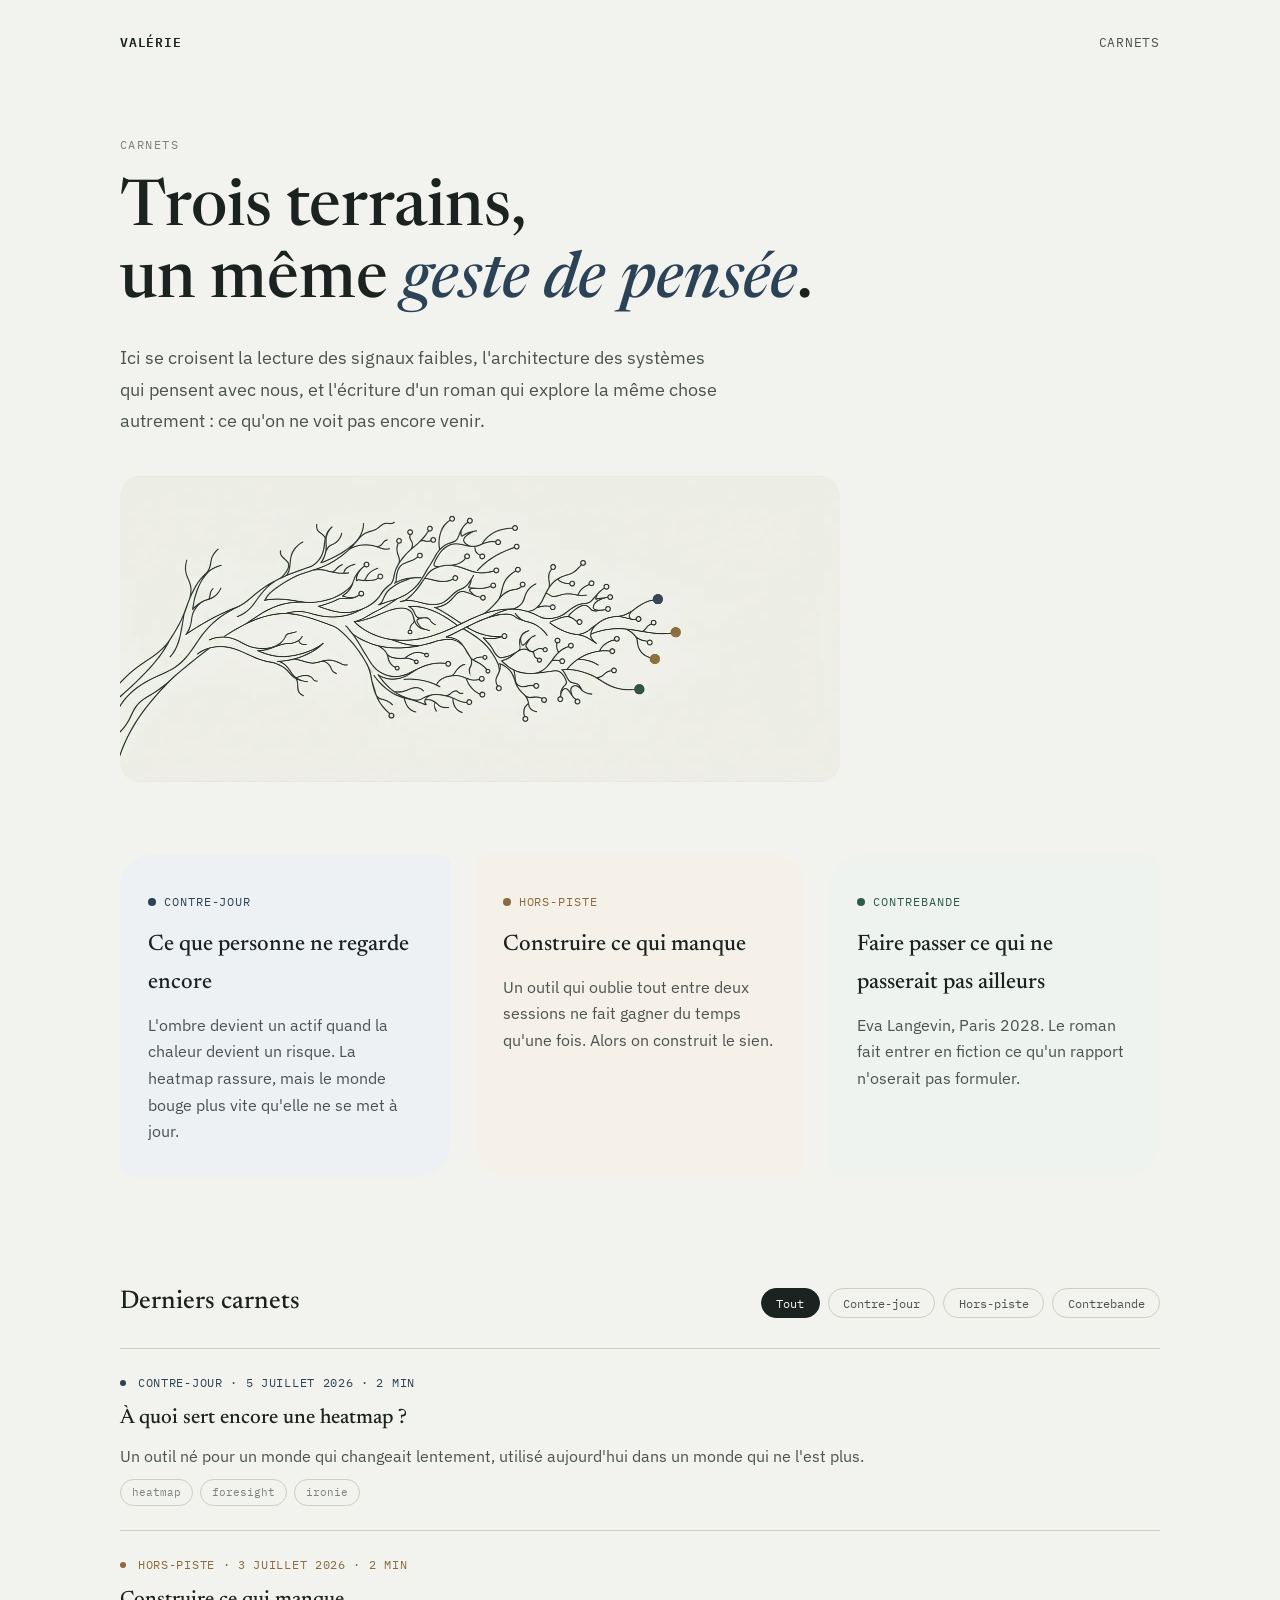
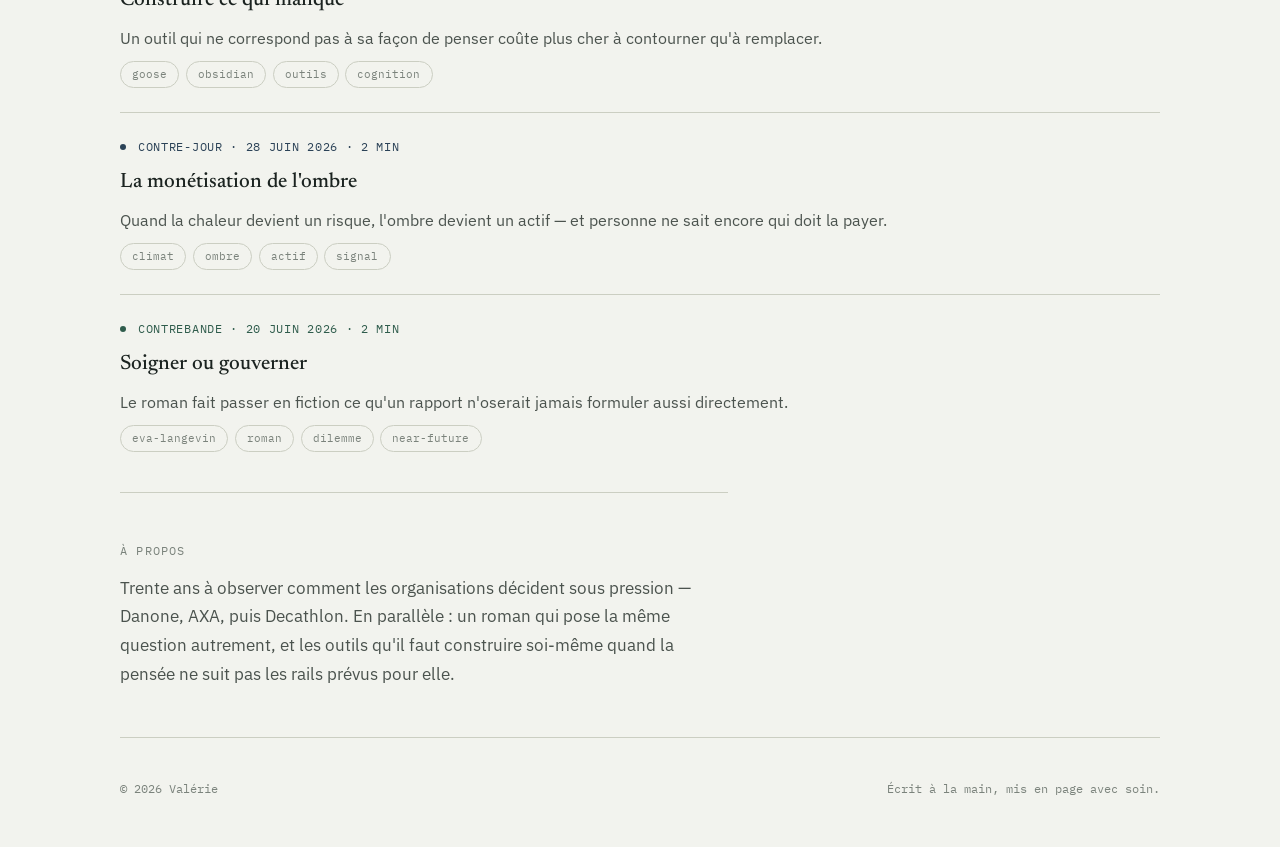
<file: index.html>
<!doctype html>
<html lang="fr">
<head>
<meta charset="utf-8">
<meta name="viewport" content="width=device-width, initial-scale=1">
<title>Valérie — Carnets</title>
<meta name="description" content="Trois terrains, un même geste de pensée : signaux faibles, architecture des systèmes, écriture.">
<meta name="theme-color" content="#F2F3EE">
<meta property="og:type" content="website">
<meta property="og:site_name" content="Valérie — Carnets">
<meta property="og:title" content="Valérie — Carnets">
<meta property="og:description" content="Trois terrains, un même geste de pensée : signaux faibles, architecture des systèmes, écriture.">
<meta name="twitter:card" content="summary">
<meta name="twitter:title" content="Valérie — Carnets">
<meta name="twitter:description" content="Trois terrains, un même geste de pensée : signaux faibles, architecture des systèmes, écriture.">
<link rel="preconnect" href="https://fonts.googleapis.com">
<link href="https://fonts.googleapis.com/css2?family=Newsreader:ital,wght@0,400;0,500;1,400;1,500&family=IBM+Plex+Sans:wght@400;500;600&family=IBM+Plex+Mono:wght@400;500&display=swap" rel="stylesheet">
<link rel="icon" type="image/svg+xml" href="favicon.svg">
<link rel="stylesheet" href="style.css">
<meta property="og:image" content="https://valerie-carnets.netlify.app/img/og-image.jpg">
<meta property="og:image:width" content="1200">
<meta property="og:image:height" content="630">
<meta name="twitter:image" content="https://valerie-carnets.netlify.app/img/og-image.jpg">
</head>
<body>

<div class="wrap">
  <nav class="site-nav">
    <a class="brand" href="index.html">Valérie</a>
    <div class="links"><a href="#carnets">Carnets</a></div>
  </nav>
</div>

<div class="wrap">
  <section class="hero">
    <div class="eyebrow">Carnets</div>
    <h1>Trois terrains,<br>un même <em>geste de pensée</em>.</h1>
    <p class="lede">Ici se croisent la lecture des signaux faibles, l'architecture des systèmes qui pensent avec nous, et l'écriture d'un roman qui explore la même chose autrement&nbsp;: ce qu'on ne voit pas encore venir.</p>
    <picture>
      <source srcset="img/arbre.webp" type="image/webp">
      <img class="hero-tree" src="img/arbre.png" alt="Arbre-réseau — un chêne dont les branches se dissolvent en dendrites neuronales" width="720" loading="eager" fetchpriority="high">
    </picture>
  </section>

  <section class="pillars" id="carnets">
    <article class="pillar contre-jour">
      <div class="node">Contre-jour</div>
      <h3>Ce que personne ne regarde encore</h3>
      <p>L'ombre devient un actif quand la chaleur devient un risque. La heatmap rassure, mais le monde bouge plus vite qu'elle ne se met à jour.</p>
    </article>
    <article class="pillar hors-piste">
      <div class="node">Hors-piste</div>
      <h3>Construire ce qui manque</h3>
      <p>Un outil qui oublie tout entre deux sessions ne fait gagner du temps qu'une fois. Alors on construit le sien.</p>
    </article>
    <article class="pillar contrebande">
      <div class="node">Contrebande</div>
      <h3>Faire passer ce qui ne passerait pas ailleurs</h3>
      <p>Eva Langevin, Paris 2028. Le roman fait entrer en fiction ce qu'un rapport n'oserait pas formuler.</p>
    </article>
  </section>

  <section>
    <div class="feed-header">
      <h2>Derniers carnets</h2>
      <div class="filters" id="filters">
        <button data-filter="all" class="active">Tout</button>
        <button data-filter="contre-jour">Contre-jour</button>
        <button data-filter="hors-piste">Hors-piste</button>
        <button data-filter="contrebande">Contrebande</button>
      </div>
    </div>
    <div id="feed"></div>
  </section>

  <section class="about">
    <div class="about-eyebrow">À propos</div>
    <p>Trente ans à observer comment les organisations décident sous pression — Danone, AXA, puis Decathlon. En parallèle&nbsp;: un roman qui pose la même question autrement, et les outils qu'il faut construire soi-même quand la pensée ne suit pas les rails prévus pour elle.</p>
  </section>

  <footer>
    <span>© <span id="year"></span> Valérie</span>
    <span>Écrit à la main, mis en page avec soin.</span>
  </footer>
</div>

<script src="script.js"></script>
</body>
</html>
</file>
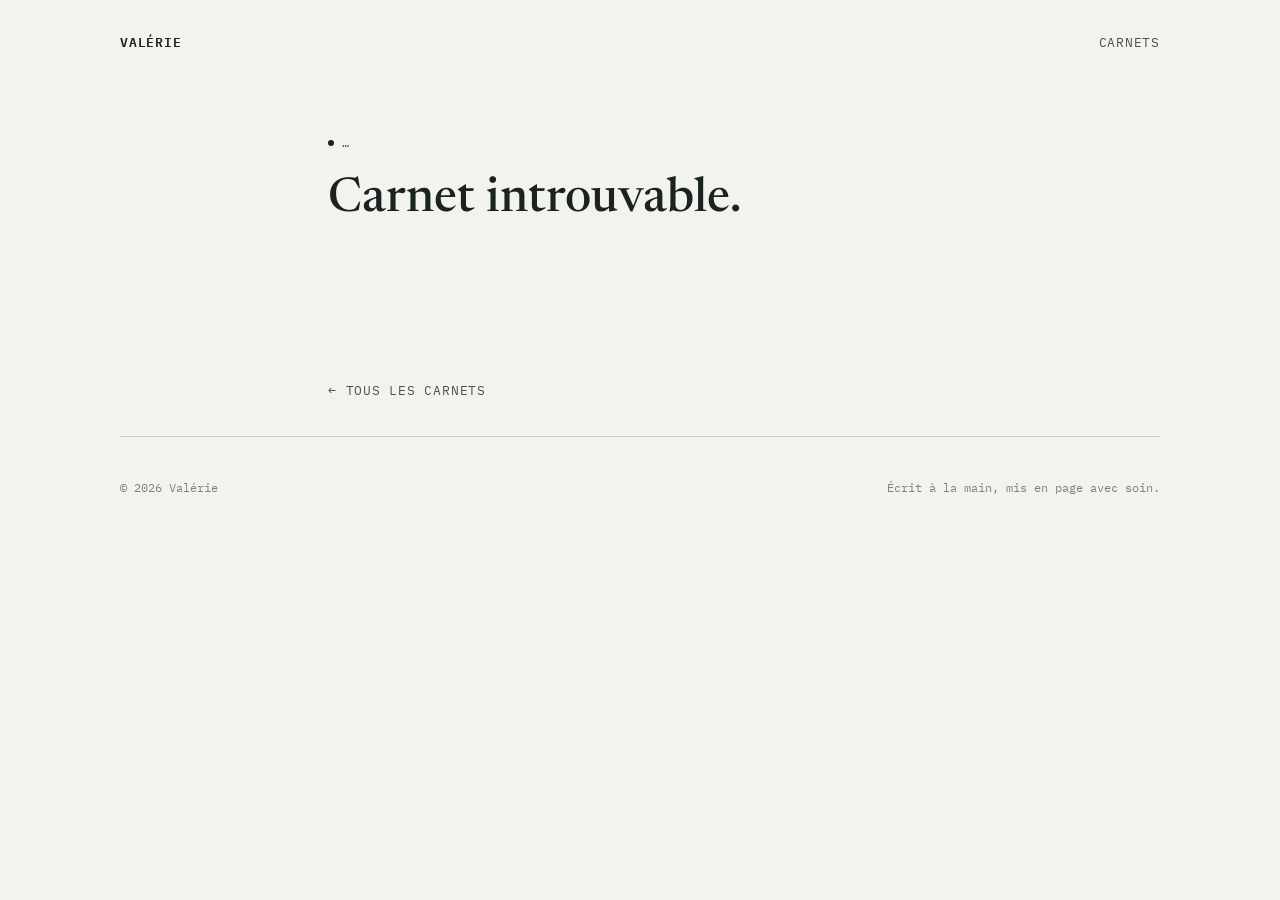
<file: article.html>
<!doctype html>
<html lang="fr">
<head>
<meta charset="utf-8">
<meta name="viewport" content="width=device-width, initial-scale=1">
<title id="doc-title">Carnet — Valérie</title>
<meta name="theme-color" content="#F2F3EE">
<meta property="og:type" content="article">
<meta property="og:site_name" content="Valérie — Carnets">
<meta property="og:title" content="Carnet — Valérie">
<meta property="og:description" content="">
<meta name="twitter:card" content="summary">
<meta name="twitter:title" content="Carnet — Valérie">
<meta name="twitter:description" content="">
<link rel="preconnect" href="https://fonts.googleapis.com">
<link href="https://fonts.googleapis.com/css2?family=Newsreader:ital,wght@0,400;0,500;1,400;1,500&family=IBM+Plex+Sans:wght@400;500;600&family=IBM+Plex+Mono:wght@400;500&display=swap" rel="stylesheet">
<link rel="icon" type="image/svg+xml" href="favicon.svg">
<link rel="stylesheet" href="style.css">
<meta property="og:image" content="https://valerie-carnets.netlify.app/img/og-image.jpg">
<meta property="og:image:width" content="1200">
<meta property="og:image:height" content="630">
<meta name="twitter:image" content="https://valerie-carnets.netlify.app/img/og-image.jpg">
</head>
<body>

<div class="wrap">
  <nav class="site-nav">
    <a class="brand" href="index.html">Valérie</a>
    <div class="links"><a href="index.html#carnets">Carnets</a></div>
  </nav>
</div>

<article class="prose" id="article-root">
  <header class="article-head">
    <div class="tag" id="art-tag">…</div>
    <h1 id="art-title">Chargement…</h1>
    <div class="date" id="art-date"></div>
  </header>
  <div class="article-body" id="art-body"></div>
  <a class="back-link" href="index.html#carnets">← Tous les carnets</a>
</article>

<div class="wrap"><footer>
  <span>© <span id="year"></span> Valérie</span>
  <span>Écrit à la main, mis en page avec soin.</span>
</footer></div>

<script src="script.js"></script>
<script>renderArticle();</script>
</body>
</html>
</file>
<file: style.css>
/* ============================================================
   Carnets — trois terrains, un même geste de pensée
   ============================================================ */
:root{
  --paper: #F2F3EE;
  --paper-raised: #FFFFFF;
  --ink: #1B2320;
  --ink-soft: #4B534E;
  --ink-faint: #7B837C;
  --rule: #CBCEC2;

  --contre-jour: #2B4257;
  --contre-jour-soft: #DCE3E9;
  --hors-piste: #8C6A3F;
  --hors-piste-soft: #EBE2D2;
  --contrebande: #2F5C4C;
  --contrebande-soft: #DCE7E1;

  --font-display: 'Newsreader', Georgia, serif;
  --font-body: 'IBM Plex Sans', -apple-system, sans-serif;
  --font-mono: 'IBM Plex Mono', 'Courier New', monospace;

  --measure: 42rem;
  --measure-wide: 68rem;
}

*{box-sizing:border-box;}
html{scroll-behavior:smooth;}
body{
  margin:0;
  background:var(--paper);
  color:var(--ink);
  font-family:var(--font-body);
  font-size:1.0625rem;
  line-height:1.7;
  -webkit-font-smoothing:antialiased;
}
img{max-width:100%;display:block;}
a{color:inherit;}

.wrap{max-width:var(--measure-wide);margin:0 auto;padding:0 1.5rem;}
.prose{max-width:var(--measure);margin:0 auto;padding:0 1.5rem;}

/* ---------- Nav ---------- */
.site-nav{
  display:flex;justify-content:space-between;align-items:center;
  padding:2rem 0 1rem;
  font-family:var(--font-mono);
  font-size:0.8rem;
  letter-spacing:0.06em;
  text-transform:uppercase;
}
.site-nav a{text-decoration:none;color:var(--ink-soft);}
.site-nav .brand{color:var(--ink);font-weight:600;}
.site-nav .links a{margin-left:1.5rem;}
.site-nav .links a:hover{color:var(--ink);}

/* ---------- Hero ---------- */
.hero{padding:4rem 0 2rem;position:relative;}
.hero .eyebrow{
  font-family:var(--font-mono);font-size:0.78rem;
  text-transform:uppercase;letter-spacing:0.12em;
  color:var(--ink-faint);margin-bottom:1.25rem;
}
.hero h1{
  font-family:var(--font-display);
  font-weight:500;
  font-size:clamp(2.3rem, 5vw, 4rem);
  line-height:1.12;
  margin:0 0 1.5rem;
  max-width:18ch;
}
.hero h1 em{font-style:italic;color:var(--contre-jour);}
.hero p.lede{
  max-width:38rem;
  font-size:1.15rem;
  color:var(--ink-soft);
}

.hero-tree{
  margin:2.5rem 0 0;
  width:100%;
  max-width:720px;
  border-radius:20px;
  opacity:0;
  animation:fadein .8s ease-out .3s forwards;
}
@keyframes fadein{to{opacity:1;}}
@media (prefers-reduced-motion:reduce){
  .hero-tree{animation:none;opacity:1;}
}

/* ---------- Pillars ---------- */
.pillars{
  display:grid;grid-template-columns:repeat(3,1fr);gap:1.5rem;
  padding:2.5rem 0 3.5rem;
}
.pillar{
  background:var(--paper-raised);
  padding:2rem 1.75rem;
  border-radius:34px 12px 34px 12px;
}
.pillar .node{
  display:inline-flex;align-items:center;gap:0.5rem;
  font-family:var(--font-mono);font-size:0.72rem;
  text-transform:uppercase;letter-spacing:0.08em;
  color:var(--c, var(--ink-soft));margin-bottom:0.9rem;
}
.pillar .node::before{
  content:"";width:8px;height:8px;border-radius:50%;
  background:var(--c, var(--ink));display:inline-block;
}
.pillar h3{
  font-family:var(--font-display);font-weight:500;
  font-size:1.4rem;margin:0 0 0.6rem;
}
.pillar p{margin:0;color:var(--ink-soft);font-size:0.98rem;}
.pillar.contre-jour{--c:var(--contre-jour);background:color-mix(in srgb, var(--contre-jour-soft) 50%, var(--paper-raised));}
.pillar.hors-piste{--c:var(--hors-piste);background:color-mix(in srgb, var(--hors-piste-soft) 50%, var(--paper-raised));border-radius:12px 34px 12px 34px;}
.pillar.contrebande{--c:var(--contrebande);background:color-mix(in srgb, var(--contrebande-soft) 50%, var(--paper-raised));}

@media (max-width:760px){
  .pillars{grid-template-columns:1fr;}
}

/* ---------- Feed ---------- */
.feed-header{
  display:flex;justify-content:space-between;align-items:baseline;
  padding:3rem 0 1.5rem;flex-wrap:wrap;gap:1rem;
}
.feed-header h2{
  font-family:var(--font-display);font-weight:500;font-size:1.6rem;margin:0;
}
.filters{display:flex;gap:0.5rem;font-family:var(--font-mono);font-size:0.75rem;text-transform:uppercase;letter-spacing:0.05em;flex-wrap:wrap;}
.filters button{
  background:none;border:1px solid var(--rule);color:var(--ink-soft);
  padding:0.4rem 0.9rem;cursor:pointer;font-family:inherit;font-size:inherit;
  border-radius:999px;
}
.filters button.active{background:var(--ink);color:var(--paper);border-color:var(--ink);}

.entry{
  display:block;text-decoration:none;
  padding:1.5rem 0;border-top:1px solid var(--rule);
}
.entry:hover .entry-title{text-decoration:underline;}
.entry-meta{
  font-family:var(--font-mono);font-size:0.72rem;text-transform:uppercase;
  letter-spacing:0.06em;color:var(--tag-c,var(--ink-faint));margin-bottom:0.5rem;
  display:flex;gap:0.75rem;align-items:center;
}
.entry-meta::before{content:"";width:6px;height:6px;border-radius:50%;background:var(--tag-c,var(--ink-faint));display:inline-block;}
.entry-title{
  font-family:var(--font-display);font-weight:500;font-size:1.3rem;color:var(--ink);
  margin:0 0 0.4rem;
}
.entry-teaser{color:var(--ink-soft);margin:0;font-size:0.98rem;}
.entry.tag-contre-jour{--tag-c:var(--contre-jour);}
.entry.tag-hors-piste{--tag-c:var(--hors-piste);}
.entry.tag-contrebande{--tag-c:var(--contrebande);}

/* ---------- About ---------- */
.about{
  padding:3rem 0 1rem;margin-top:1rem;
  border-top:1px solid var(--rule);
  max-width:38rem;
}
.about-eyebrow{
  font-family:var(--font-mono);font-size:0.75rem;text-transform:uppercase;
  letter-spacing:0.1em;color:var(--ink-faint);margin-bottom:0.75rem;
}
.about p{color:var(--ink-soft);margin:0;}

/* ---------- Tag chips ---------- */
.tags{display:flex;flex-wrap:wrap;gap:0.4rem;margin-top:0.6rem;}
.tag-chip{
  font-family:var(--font-mono);font-size:0.7rem;color:var(--ink-faint);
  border:1px solid var(--rule);padding:0.2rem 0.7rem;border-radius:999px;
}

/* ---------- Article navigation ---------- */
.article-nav{
  display:grid;grid-template-columns:1fr 1fr;gap:1.5rem;
  margin-top:3rem;padding-top:2rem;border-top:1px solid var(--rule);
}
.article-nav-link{
  display:flex;flex-direction:column;gap:0.3rem;text-decoration:none;
  padding:1rem;border-radius:12px;transition:background 0.2s;
}
.article-nav-link:hover{background:var(--paper-raised);}
.article-nav-link.next{text-align:right;}
.article-nav-link .nav-dir{
  font-family:var(--font-mono);font-size:0.72rem;text-transform:uppercase;
  letter-spacing:0.06em;color:var(--ink-faint);
}
.article-nav-link .nav-slug{
  font-family:var(--font-display);font-size:1rem;color:var(--ink);
}
@media (max-width:760px){
  .article-nav{grid-template-columns:1fr;}
}

/* ---------- Footer ---------- */
footer{
  border-top:1px solid var(--rule);
  padding:2.5rem 0 3rem;
  margin-top:2rem;
  font-family:var(--font-mono);font-size:0.78rem;color:var(--ink-faint);
  display:flex;justify-content:space-between;flex-wrap:wrap;gap:1rem;
}

/* ---------- Article page ---------- */
.article-head{padding:3.5rem 0 1rem;}
.article-head .tag{
  font-family:var(--font-mono);font-size:0.75rem;text-transform:uppercase;
  letter-spacing:0.08em;color:var(--c,var(--ink-soft));
  display:inline-flex;align-items:center;gap:0.5rem;margin-bottom:1.25rem;
}
.article-head .tag::before{content:"";width:6px;height:6px;border-radius:50%;background:var(--c,var(--ink));display:inline-block;}
.article-head h1{
  font-family:var(--font-display);font-weight:500;
  font-size:clamp(2rem,4vw,3rem);line-height:1.15;margin:0 0 1rem;
}
.article-head .date{color:var(--ink-faint);font-size:0.9rem;}

.article-body{padding:1.5rem 0 4rem;}
.article-body p{margin:0 0 1.3rem;}
.article-body h2{font-family:var(--font-display);font-weight:500;font-size:1.5rem;margin:2.2rem 0 1rem;}
.article-body blockquote{
  margin:2rem 0;padding-left:1.25rem;border-left:3px solid var(--c,var(--contre-jour));
  font-family:var(--font-display);font-style:italic;font-size:1.2rem;color:var(--ink-soft);
  border-radius:0 8px 8px 0;
}
.article-body a{text-decoration-color:var(--rule);}
.back-link{
  display:inline-block;margin:2rem 0 0;font-family:var(--font-mono);
  font-size:0.8rem;text-transform:uppercase;letter-spacing:0.06em;
  text-decoration:none;color:var(--ink-soft);
}
.back-link:hover{color:var(--ink);}
</file>
